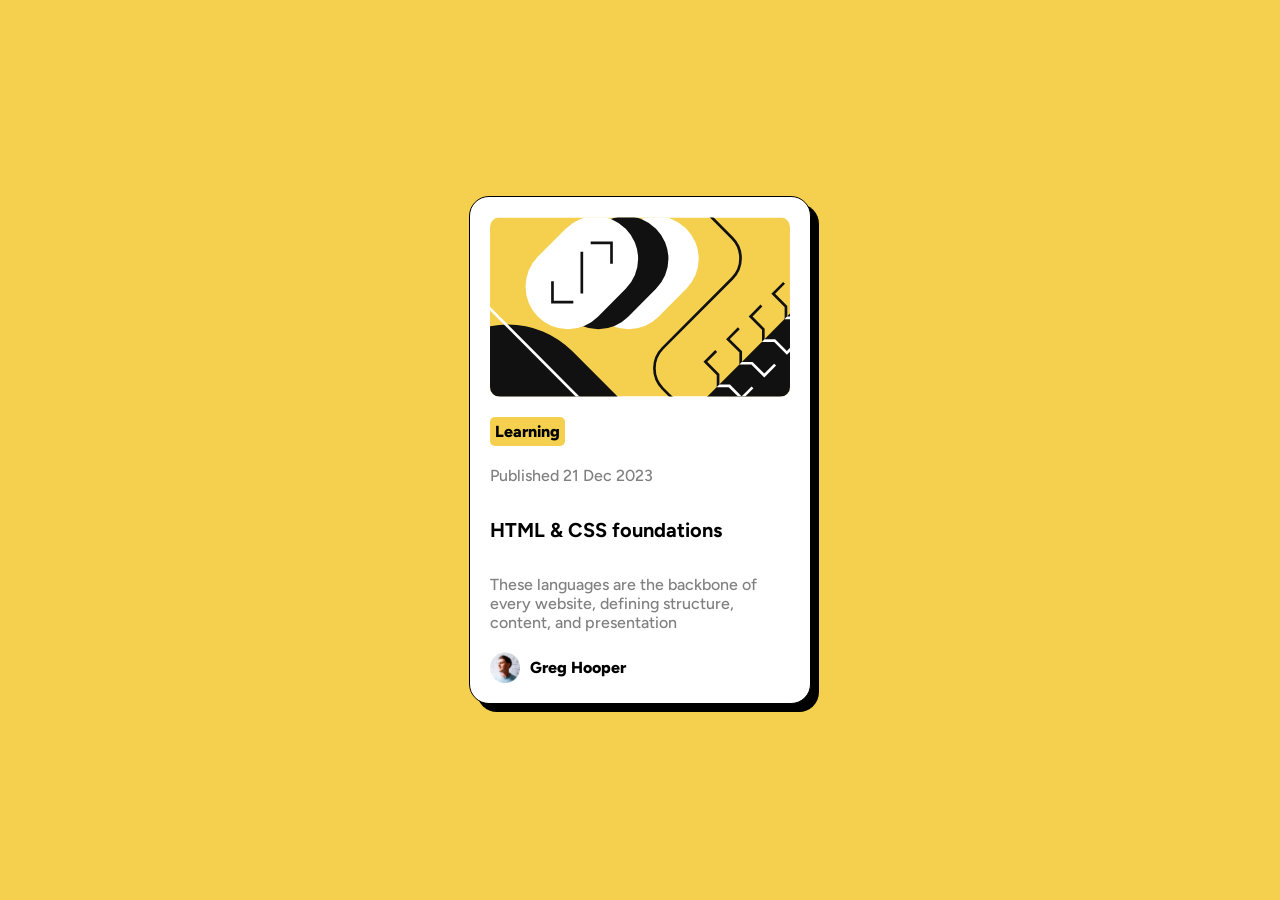
<file: blog-preview-card-main/blog-preview-card-main/index.html>
<!DOCTYPE html>
<html lang="en">
<head>
  <meta charset="UTF-8">
  <meta name="viewport" content="width=device-width, initial-scale=1.0">
  <link rel="icon" type="image/png" sizes="32x32" href="./assets/images/favicon-32x32.png">
  
  <link rel="preconnect" href="https://fonts.googleapis.com">
  <link rel="preconnect" href="https://fonts.gstatic.com" crossorigin>
  <link href="https://fonts.googleapis.com/css2?family=Figtree:ital,wght@0,300..900;1,300..900&display=swap" rel="stylesheet">

  <title>Blog Preview Card</title>
  <link rel="stylesheet" href="./style.css">
</head>
<body>
  <main class="card">
    <img class="image" src="./assets/images/illustration-article.svg" alt="Blog post illustration">
    <span class="tag">Learning</span>
    <p class="pub-date">Published 21 Dec 2023</p>
    <h1>HTML & CSS foundations</h1>
    <p>These languages are the backbone of every website, defining structure, content, and presentation</p>
    <div class="avatar">
      <img src="./assets/images/image-avatar.webp" alt="Greg Hooper avatar">
      <p>Greg Hooper</p>
    </div>
  </main>
</body>
</html>
</file>
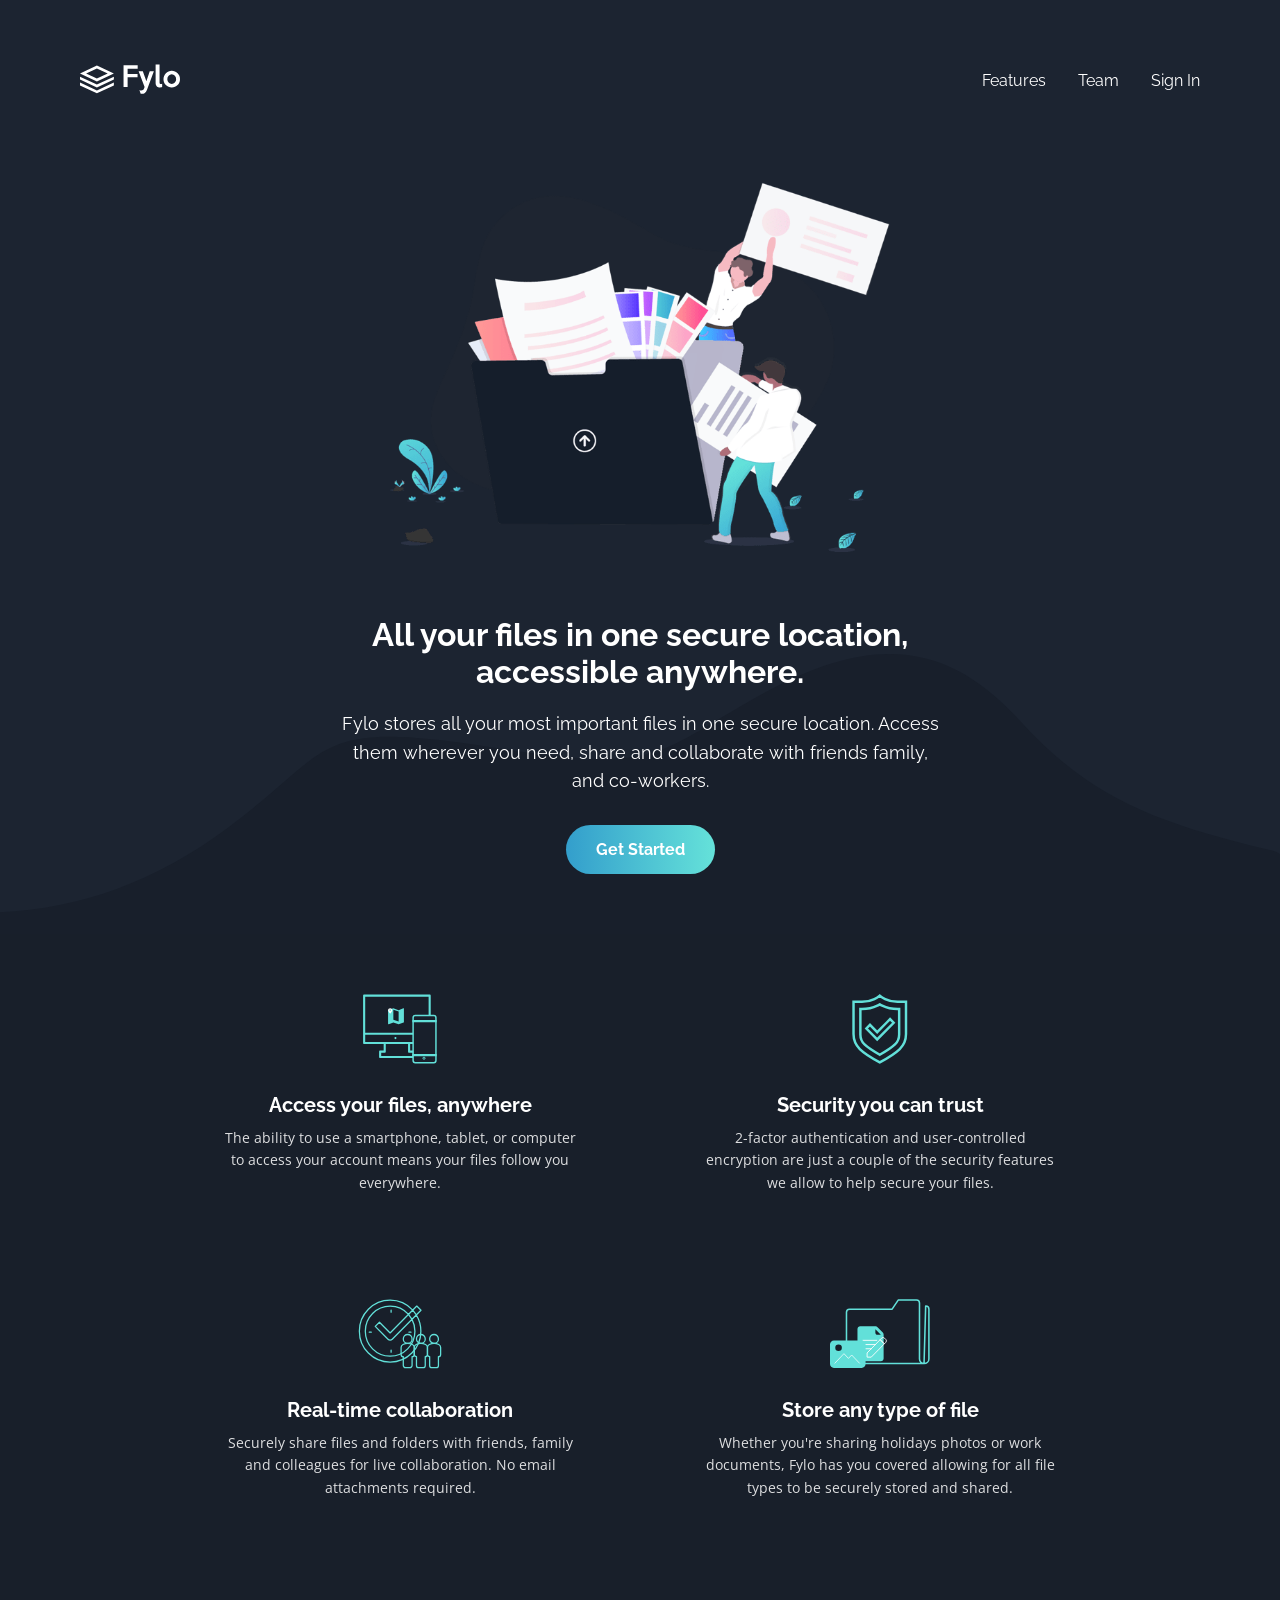
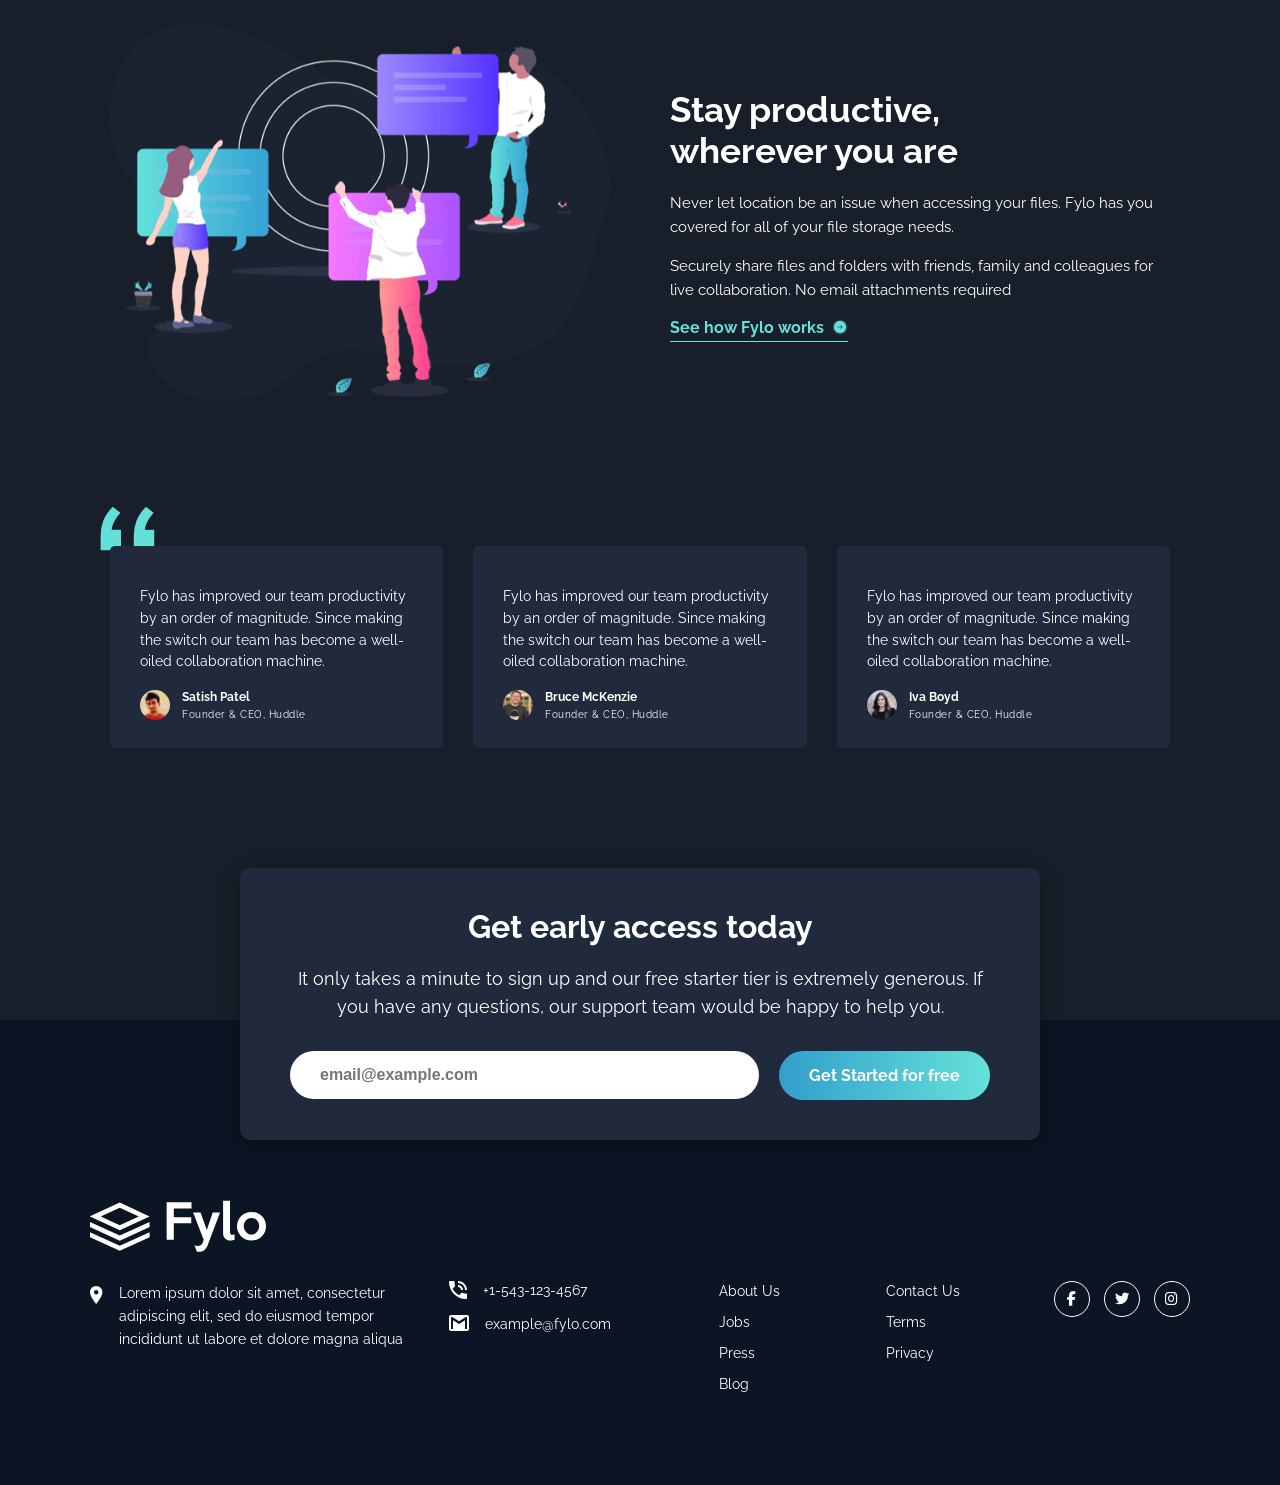
<file: fylo-dark-theme-landing-page-master/fylo-dark-theme-landing-page-master/index.html>
<!DOCTYPE html>
<html lang="en">

<head>
  <meta charset="UTF-8">
  <meta name="viewport" content="width=device-width, initial-scale=1.0">

  <link rel="icon" type="image/png" sizes="32x32" href="./images/favicon-32x32.png">

  <link rel="preconnect" href="https://fonts.googleapis.com">
  <link rel="preconnect" href="https://fonts.gstatic.com" crossorigin>
  <link href="https://fonts.googleapis.com/css2?family=Open+Sans:wght@400;700&family=Raleway:wght@400;700&display=swap" rel="stylesheet">
  <link rel="stylesheet" href="https://cdnjs.cloudflare.com/ajax/libs/font-awesome/6.5.1/css/all.min.css">

  <title>Fylo | Secure Cloud Storage Landing Page</title>

  <link rel="stylesheet" href="./style.css">

</head>

<body>
  <header>
    <div class="logo">
      <img src="./images/logo.svg" alt="logo">
    </div>
    <nav>
      <ul>
        <li><a href="#">Features</a></li>
        <li><a href="#">Team</a></li>
        <li><a href="#">Sign In</a></li>
      </ul>
    </nav>
  </header>

  <main>
    <section class="hero">
      <div class="hero-img">
        <img src="./images/illustration-intro.png" alt="hero">
      </div>
      <div class="hero-content">
        <h1>All your files in one secure location, accessible anywhere.</h1>
        <p>Fylo stores all your most important files in one secure location. Access them wherever
          you need, share and collaborate with friends family, and co-workers.</p>
        <button type="button" class="btn-get-started">
          Get Started
        </button>
      </div>
    </section>

    <section class="features">
      <!-- Card 1 -->
      <div class="feature">
        <img src="./images/icon-access-anywhere.svg" alt="access-anywhere">
        <h2>Access your files, anywhere</h2>
        <p>The ability to use a smartphone, tablet, or computer to access your account means your files follow you everywhere.</p>
      </div>

      <!-- Card 2 -->
      <div class="feature">
        <img src="./images/icon-security.svg" alt="security">
        <h2>Security you can trust</h2>
        <p>2-factor authentication and user-controlled encryption are just a couple of the security features we allow to help secure your files.</p>
      </div>

      <!-- Card 3 -->
      <div class="feature">
        <img src="./images/icon-collaboration.svg" alt="collaboration">
        <h2>Real-time collaboration</h2>
        <p>Securely share files and folders with friends, family and colleagues for live collaboration. No email attachments required.</p>
      </div>

      <!-- Card 4 -->
      <div class="feature">
        <img src="./images/icon-any-file.svg" alt="file-preview">
        <h2>Store any type of file</h2>
        <p>Whether you're sharing holidays photos or work documents, Fylo has you covered allowing for all file types to be securely stored and shared.</p>
      </div>
    </section>


    <section class="productive">
      <div class="productive-img">
        <img src="./images/illustration-stay-productive.png" alt="productive">
      </div>
      <div class="productive-content">
        <h2>Stay productive, wherever you are</h2>
        <p>Never let location be an issue when accessing your files. Fylo has you covered for all of your file storage needs.</p>
        <p>Securely share files and folders with friends, family and colleagues for live collaboration. No email attachments required</p>
        <a href="#">See how Fylo works <img src="./images/icon-arrow.svg" alt="arrow"></a>
      </div>
    </section>

    <section class="testimonials">
      <div class="testimonial">
        <p>Fylo has improved our team productivity by an order of magnitude. Since making the switch our team has become a well-oiled collaboration machine.
  </p>
        <div class="testimonial-author">
          <img src="./images/profile-1.jpg" alt="satish-patel">
          <div class="testimonial-author-content">
            <h3>Satish Patel</h3>
            <p>Founder & CEO, Huddle </p>
          </div>
        </div>
      </div>

      <div class="testimonial">
        <p>Fylo has improved our team productivity by an order of magnitude. Since making the switch our team has become a well-oiled collaboration machine.
  </p>
        <div class="testimonial-author">
          <img src="./images/profile-2.jpg" alt="bruce-mckenzie">
          <div class="testimonial-author-content">
            <h3>Bruce McKenzie</h3>
            <p>Founder & CEO, Huddle </p>
          </div>
        </div>
      </div>

      <div class="testimonial">
        <p>Fylo has improved our team productivity by an order of magnitude. Since making the switch our team has become a well-oiled collaboration machine.
  </p>
        <div class="testimonial-author">
          <img src="./images/profile-3.jpg" alt="Iva-Boyd">
          <div class="testimonial-author-content">
            <h3>Iva Boyd</h3>
            <p>Founder & CEO, Huddle </p>
          </div>
        </div>
      </div>
    </section>

    <section class="cta">
      <div class="cta-content">
        <h2>Get early access today</h2>
        <p>It only takes a minute to sign up and our free starter tier is extremely generous. If you have any questions, our support team would be happy to help you.
  </p>
        <form action="">
          <input type="email" placeholder="email@example.com" aria-label="Your email address" required>
          <button type="submit">Get Started for free</button>
        </form>
      </div>
    </section>
  </main>

  <footer>
    <div class="footer-container">
      <div class="footer-logo">
        <img src="./images/logo.svg" alt="Fylo logo">
      </div>

      <div class="footer-grid">
        <!-- 1. Location -->
        <div class="footer-col location">
          <img src="./images/icon-location.svg" alt="location">
          <p>Lorem ipsum dolor sit amet, consectetur adipiscing elit, sed do eiusmod tempor incididunt ut labore et dolore magna aliqua</p>
        </div>

        <!-- 2. Phone & Email -->
        <div class="footer-col contact">
          <div class="contact-item">
            <img src="./images/icon-phone.svg" alt="phone">
            <span>+1-543-123-4567</span>
          </div>
          <div class="contact-item">
            <img src="./images/icon-email.svg" alt="email">
            <span>example@fylo.com</span>
          </div>
        </div>

        <!-- 3. Navigation 1 -->
        <ul class="footer-col footer-links">
          <li><a href="#">About Us</a></li>
          <li><a href="#">Jobs</a></li>
          <li><a href="#">Press</a></li>
          <li><a href="#">Blog</a></li>
        </ul>

        <!-- 4. Navigation 2 -->
        <ul class="footer-col footer-links">
          <li><a href="#">Contact Us</a></li>
          <li><a href="#">Terms</a></li>
          <li><a href="#">Privacy</a></li>
        </ul>

        <!-- 5. Social Icons -->
        <div class="footer-col footer-socials">
          <a href="#" aria-label="Facebook"><i class="fa-brands fa-facebook-f"></i></a>
          <a href="#" aria-label="Twitter"><i class="fa-brands fa-twitter"></i></a>
          <a href="#" aria-label="Instagram"><i class="fa-brands fa-instagram"></i></a>
        </div>
      </div>
    </div>
  </footer>

</body>

</html>
</file>
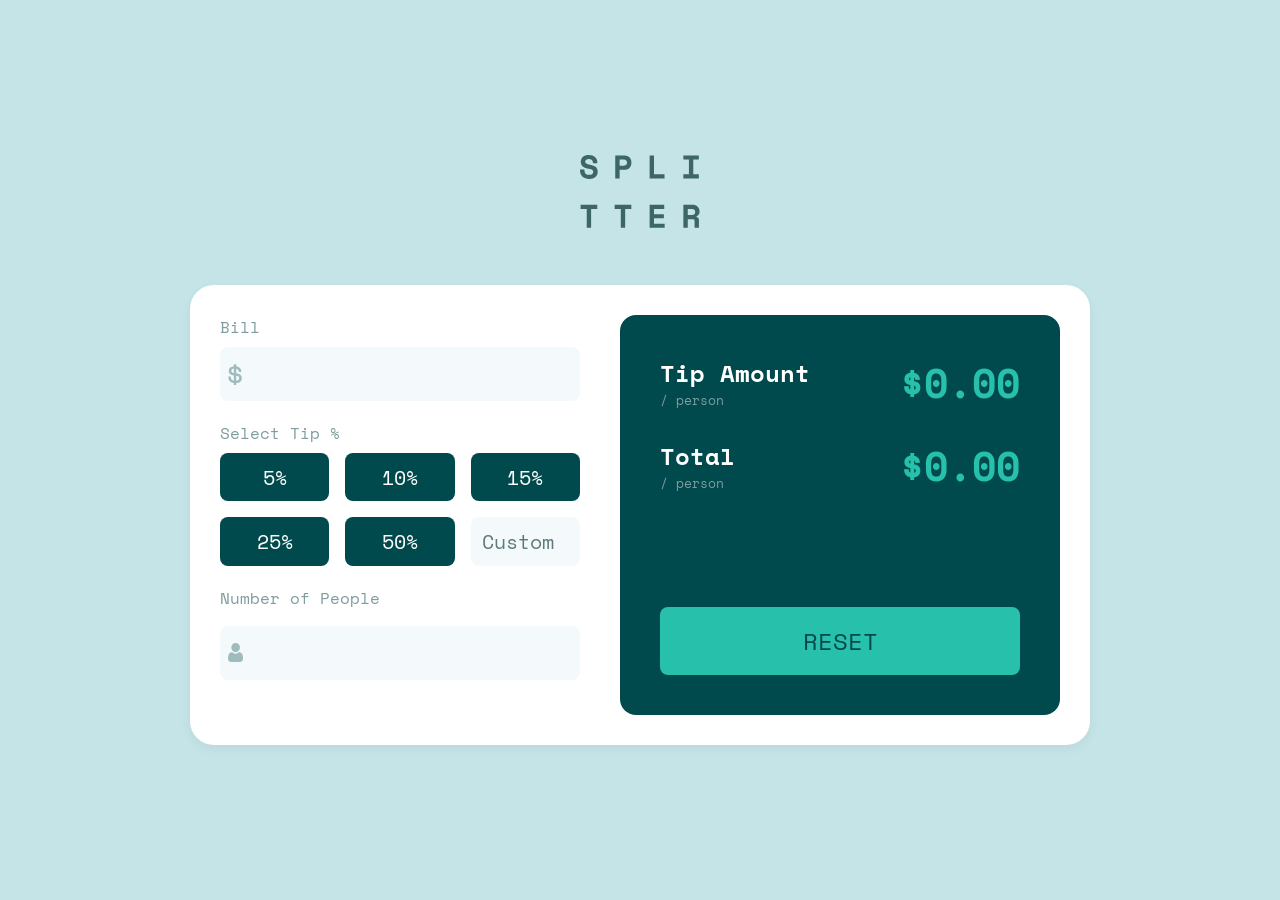
<file: tip-calculator-app-main/tip-calculator-app-main/index.html>
<!DOCTYPE html>
<html lang="en">
<head>
  <meta charset="UTF-8">
  <meta name="viewport" content="width=device-width, initial-scale=1.0">

  <link rel="icon" type="image/png" sizes="32x32" href="./images/favicon-32x32.png">
  
  <title>Splitter | Tip Calculator App</title>

  <link rel="stylesheet" href="./style.css">
  <script src="./script.js" defer></script>
</head>
<body>
  <header>
    <div class="logo">
      <img src="./images/logo.svg" alt="" >
    </div>
  </header>
  <main>
    <div class="container">
      <div class="tip-calculator">
        <div class="tip-calculator-left">
          <div class="bill">
            <label for="bill">Bill</label>
            <div class="bill-input">
              <img src="./images/icon-dollar.svg" alt="">
              <input type="number" id="bill">
            </div>
          </div>
          <div class="tip">
            <label for="tip">Select Tip %</label>
            <div class="tip-buttons">
              <button type="button" id="tip-5">5%</button>
              <button type="button" id="tip-10">10%</button>
              <button type="button" id="tip-15">15%</button>
              <button type="button" id="tip-25">25%</button>
              <button type="button" id="tip-50">50%</button>
              <input type="number" placeholder="Custom" id="tip-custom">
            </div>
          </div>
          <div class="people">
            <div class="people-header">
              <label for="people">Number of People</label>
              <span class="error-msg" id="people-error">Can't be zero</span>
            </div>
            <div class="people-input">
              <img src="./images/icon-person.svg" alt="">
              <input type="number" id="people">
            </div>  
          </div>
        </div>
        <div class="tip-calculator-right">
          <div class="output-container">
           <div class="tip-amount">
             <output>
               <div class="flex">
                 <h2>Tip Amount</h2>
                 <p id="person-1">/ person</p>
               </div>
               <p id="amount-1">$0.00</p>
             </output>
           </div>
           <div class="total">
             <output>
               <div class="flex">
                 <h2>Total</h2>
                 <p id="person-2">/ person</p> 
               </div>
               <p id="amount-2">$0.00</p>
             </output>
           </div>
          </div>
          <button type="button" id="reset">Reset</button>
        </div>
      </div>
    </div>
  </main>
</body>
</html>
</file>
<file: blog-preview-card-main/blog-preview-card-main/style.css>
:root{
    --primary-color:hsl(47, 88%, 63%);
    --secondary-color: #000000;
    --bg-color: #FFFFFF;
}

body{
    background-color: var(--primary-color);
    display: flex;
    align-items: center;
    justify-content: center;
    min-height: 100vh;
    margin: 0;
}

.card{
    background-color: var(--bg-color);
    width: 300px;
    border: solid 1px black;
    border-radius: 20px;
    box-shadow: 8px 8px 0px 0px black; 
    padding: 20px;
    font-family: 'Figtree', sans-serif;
    font-size: 16px;
    display: flex;
    flex-direction: column;
    gap: 20px;
}

.image{
    width: 100%;
    border-radius: 10px;
}

.tag{
    background-color: var(--primary-color);
    padding: 5px;
    border-radius: 5px;
    font-weight: 800;
    width:fit-content;
}

.pub-date{
    font-size: 14px;
}

.card h1{
    font-size: 20px;
    cursor: pointer;
}

.card h1:hover{
    color: var(--primary-color);
}

.card p{
    font-size: 16px;
    color: grey;
    margin: 0;
    padding: 0;
    font-weight: 500;
}

.avatar{
    display: flex;
    align-items: center;
    gap: 10px;
    font-weight: 800;
    font-size: 14px;
}

.avatar img{
    width: 30px;
}

.avatar p{
    font-weight: 800;
    color: black;
    font-size: 16px;
    cursor: pointer;    
}
</file>
<file: fylo-dark-theme-landing-page-master/fylo-dark-theme-landing-page-master/style.css>
:root {
  --bg-main: hsl(218, 28%, 13%);
  --bg-intro: hsl(217, 28%, 15%);
  --bg-testimonials: hsl(219, 30%, 18%);
  --bg-footer: hsl(216, 53%, 9%);

  --accent-teal: hsl(176, 68%, 64%);
  --accent-cyan: hsl(198, 60%, 50%);

  --white: hsl(0, 0%, 100%);
}

* {
  margin: 0;
  padding: 0;
  box-sizing: border-box;
}

body {
  font-family: 'Raleway', sans-serif;
  background-color: var(--bg-main);
  color: var(--white);
}


header {
  padding: 4rem 5rem;
  background-color: var(--bg-intro);
  display: flex;
  justify-content: space-between;
  align-items: center;
}

.logo img {
  width: 100px;
  height: 100%;
}

nav ul {
  list-style: none;
  display: flex;
  gap: 2rem;
}

nav a {
  text-decoration: none;
  color: var(--white);
  font-size: 1rem;
  font-family: 'Raleway', sans-serif;
}

nav a:hover {
  color: var(--accent-teal);
}

.hero {
  display: flex;
  justify-content: center;
  align-items: center;
  flex-direction: column;
  padding: 20px 50px;
  text-align: center;
  width:100%;
  background-color: var(--bg-intro);
  background-image: url('./images/bg-curvy-desktop.svg');
  background-repeat: no-repeat;
  background-position: bottom center;
  background-size: 100% 280px;
  padding-bottom: 40px;
}

.hero-img {
  max-width: 500px;
  width: 90%;
  margin: 0 auto 40px auto;
}

.hero-img img {
  width: 100%;
  height: 100%;
}

.hero-content {
  display: flex;
  justify-content: center;
  align-items: center;
  flex-direction: column;
  margin:0 auto;    
  padding: 20px 50px;
  text-align: center;
  max-width: 700px;
}

.hero-content h1 {
  font-size: 2rem;
  font-weight: bold;
  margin-bottom: 20px;
  max-width: 100%;
}

.hero-content p{
    font-size: 1.1rem;
    line-height: 1.6;
    font-weight: 400;
    margin-bottom: 30px;
    max-width: 100%;
}

.btn-get-started{
    background: linear-gradient(to right,var(--accent-cyan),var(--accent-teal));
    color: var(--white);
    font-family: 'Raleway', sans-serif;
    border: none;
    padding: 15px 30px;
    border-radius: 50px;
    font-size: 1rem;
    font-weight: bold;
    cursor: pointer;
}

.features{
    max-width: 900px;
    margin: 60px auto;
    padding: 0 20px;
    display: grid;
    grid-template-columns: 1fr 1fr;
    gap: 80px 100px;
    text-align: center;
}

.feature{
    margin-bottom: 25px;
    font-family: 'Raleway', sans-serif;
}

.feature img {
  height: 70px;
  object-fit: contain;
  margin-bottom: 25px;
}

.feature h2,
.feature h3 {
  font-family: 'Raleway', sans-serif;
  font-size: 1.25rem;
  font-weight: 700;
  margin-bottom: 10px;
}

.feature p {
  font-family: 'Open Sans', sans-serif;
  font-size: 0.875rem;
  line-height: 1.6;
  max-width: 360px;
  margin: 0 auto;    
  opacity: 0.85;     
}

.productive {
  max-width: 1100px;
  margin: 100px auto;
  padding: 0 20px;
  display: flex;
  align-items: center;
  justify-content: center;
  gap: 60px;
}

.productive-img img {
  width: 100%;
  height: auto;
  max-width: 500px;
  margin: 0 auto;
}

.productive-content{
  width: 100%;
  max-width: 500px;
}

.productive-content h2{
    font-family: 'Raleway', sans-serif;
    font-size: 2.2rem;
    margin-bottom: 20px;
    max-width:400px;
}

.productive-content p{
    font-size: 0.95rem;
    line-height: 1.6;
    font-weight: 400;
    margin-bottom: 15px;
    max-width: 100%;
}

.productive-content a{
    text-decoration: none;
    color: var(--accent-teal);
    font-weight: 700;
    display: inline-flex;
    gap: 8px;
    align-items: center;
    border-bottom: 1px solid var(--accent-teal);
    padding-bottom: 4px;
}

.productive-content a:hover{
    color: var(--accent-cyan);   
    border-color: var(--white);
}

.testimonials {
  max-width: 1100px;
  margin: 100px auto 80px auto;
  padding: 40px 20px 0 20px;
  display: grid;
  grid-template-columns: repeat(3, 1fr);
  gap: 30px;
  background-image: url('./images/bg-quotes.png');
  background-repeat: no-repeat;
  background-position: top 0 left 10px;
}


.testimonial {
  background-color: var(--bg-testimonials);
  padding: 40px 30px 25px 30px;
  border-radius: 5px;
  font-size: 0.85rem;
  line-height: 1.6;
  margin-bottom: 20px;
}

.testimonial-author {
  display: flex;
  align-items: center;
  gap: 12px;
  margin-top: 15px;
}

.testimonial-author img{
  width: 30px;
  height: 30px;
  border-radius: 50%;
}

.testimonial-author h3,
.testimonial-author h4{
  font-size: 0.75rem;
  font-weight: 700;
  font-family: 'Raleway', sans-serif;
}

.testimonial-author p{
  font-size: 0.6rem;
  color: var(--white);
  letter-spacing: 0.5px;
}

.cta{
  max-width: 800px;
  background-color: var(--bg-testimonials);
  text-align: center;
  margin: 100px auto;
  padding: 40px 50px;
  display: flex;
  align-items: center;
  justify-content: center;
  flex-direction: column;
  border-radius: 10px;
  position: relative;
  margin-bottom: -120px;
  z-index: 10;
  box-shadow: 0 5px 20px rgba(0, 0, 0, 0.4);
}

.cta h2{
  font-size: 2rem;
  font-weight: bold;
  margin-bottom: 20px;
  text-align: center;
}

.cta p{
  font-family: 'Raleway', sans-serif;
  font-size: 1.1rem;
  line-height: 1.6;
  font-weight: 400;
  margin-bottom: 30px;
  text-align: center;
}

.cta form{
  display: flex;
  align-items: center;
  gap: 20px;
  width:100%;
}

.cta form input{
  padding: 15px 30px;
  border: none;
  border-radius: 50px;
  font-size: 1rem;
  font-weight: bold;
  cursor: text;
  flex:1;
  outline:none;
}

.cta form button{
    background: linear-gradient(to right,var(--accent-cyan),var(--accent-teal));
    color: var(--white);
    font-family: 'Raleway', sans-serif;
    border: none;
    padding: 15px 30px;
    border-radius: 50px;
    font-size: 1rem;
    font-weight: bold;
    cursor: pointer;
    white-space: nowrap;
}

.cta form button:hover,
.btn-get-started:hover {
  background: var(--accent-cyan);
}

footer{
  background-color: var(--bg-footer);
  color: var(--white);
  padding: 180px 20px 80px 20px;
}

.footer-container{
    max-width: 1100px;
    margin: 0 auto;
}

.footer-grid{
    display: grid;
    grid-template-columns: 2.5fr 1.8fr 1fr 1fr 1fr;
    gap: 40px;
}

.footer-logo{
    width:100px;
    height:100%;
    margin-bottom: 25px;
}

.location {
  display: flex;
  align-items: flex-start;
  gap: 16px;
  font-size: 0.9rem;
  line-height: 1.6;
}

.location img {
  margin-top: 5px;
}

.contact-item {
  display: flex;
  align-items: center;
  gap: 16px;
  margin-bottom: 16px;
  font-size: 0.9rem;
}

.footer-links {
  list-style: none;
}

.footer-links li {
  margin-bottom: 12px;
}

.footer-links a {
  text-decoration: none;
  color: var(--white);
  font-size: 0.9rem;
}

.footer-links a:hover {
  color: var(--accent-teal);
}

.footer-socials {
  display: flex;
  gap: 14px;
}

.footer-socials a {
  width: 36px;
  height: 36px;
  border: 1px solid var(--white);
  border-radius: 50%;
  display: flex;
  align-items: center;
  justify-content: center;
  color: var(--white);
  text-decoration: none;
  font-size: 0.9rem;
  transition: color 0.3s ease, border-color 0.3s ease;
}

.footer-socials a:hover {
  border-color: var(--accent-teal);
  color: var(--accent-teal);
}

@media (prefers-reduced-motion: reduce) {
  *,
  *::before,
  *::after {
    animation-duration: 0.01ms;
    animation-iteration-count: 1;
    transition-duration: 0.01ms;
    scroll-behavior: auto;
  }
}

@media (max-width: 48em){
  header{
    padding: 20px 24px;
  }
  .hero{
    padding: 20px 24px;
  }
  .features {
    grid-template-columns: 1fr;
    gap: 60px;
    padding: 0 20px;
  }

  .productive {
    flex-direction: column;
    gap: 40px;
    text-align: left;
  }

  .testimonials {
    grid-template-columns: 1fr;
    gap: 25px;
    padding: 20px;
    background-position: top -25px left 5px;
  }
  .cta {
    width: 90%;
    padding: 40px 20px;
  }

  .cta form {
    flex-direction: column;
  }

  .cta form input,
  .cta form button {
    width: 100%;
  }

  footer{
    padding-top: 240px;
  }

  .footer-grid {
    grid-template-columns: 1fr;
    gap: 35px;
  }

  .footer-socials {
    justify-content: center;
    margin-top: 10px;
  }
}
</file>
<file: tip-calculator-app-main/tip-calculator-app-main/style.css>
@import url('https://fonts.googleapis.com/css2?family=Space+Mono:wght@700&display=swap');

:root {
    --clr-primary-cyan: hsl(172, 67%, 45%);
    --clr-dark-cyan: hsl(183, 100%, 15%);
    --clr-gray-500: hsl(186, 14%, 43%);
    --clr-gray-400: hsl(184, 14%, 56%);
    --clr-gray-200: hsl(185, 41%, 84%);
    --clr-gray-50: hsl(189, 47%, 97%);
    --clr-white: hsl(0, 100%, 100%);
    --ff-primary: "Space Mono", monospace;
}

*,
*::before,
*::after {
    box-sizing: border-box;
}

body{
    background-color: var(--clr-gray-200);
    font-family: var(--ff-primary);
    font-size: 1rem;
    min-height: 100vh;
    display: flex;
    justify-content: center;
    align-items: center;
    flex-direction: column;
    margin:0;
}

.logo{
    text-align: center;
    margin-bottom: 50px;
}

.logo img{
    width: 120px;
}

.container {
    max-width: 900px;
    display: flex;
    justify-content: center;
    align-items: center;
    margin: auto;
    border-radius: 1.5rem;
    background-color: var(--clr-white);
    box-shadow: 0px 4px 12px 0px rgba(0, 0, 0, 0.05);
    padding: 30px;
}   

.tip-calculator {
    display: flex;
    justify-content: space-between;
    align-items: center;
    gap: 2.5rem;
    width: 100%;
    height: 100%;
    align-items: stretch;
}

.tip-calculator-left {
    display: flex;
    flex-direction: column;
    justify-content: space-between; 
    width: 100%;
    height: 100%;
    flex: 1;
}

.bill,
.tip,
.people{
    margin-bottom: 1.25rem;
}

.people{
    margin-bottom: 0;
}

.people-header {
    display: flex;
    justify-content: space-between;
    align-items: center;
    margin-bottom: 0.5rem;
}

.error-msg {
    color: hsl(14, 84%, 56%);
    font-size: 0.85rem;
    display: none;
}

.people-input.error {
    outline: 2px solid hsl(14, 84%, 56%);
}

.bill label,
.tip label,
.people label{
    display: block;
    margin-bottom: 0.5rem;
    color: var(--clr-gray-400);
}

.bill-input,
.people-input {
    display: flex;
    align-items: center;
    background-color: var(--clr-gray-50);
    border-radius: 0.5rem;
    padding: 0.5rem;
}

.bill-input img,
.people-input img {
    width: 1rem;
    margin-right: 0.5rem;
}

.bill-input input,
.people-input input {
    width: 100%;
    border: none;
    background-color: transparent;
    font-family: var(--ff-primary);
    font-size: 1.5rem;
    color: var(--clr-primary-cyan);
    text-align: right;
    outline: none;
}

.tip{
    display: flex;
    flex-direction: column;
}

.tip-buttons{
    display: grid;
    grid-template-columns: repeat(3,minmax(0,1fr));
    gap: 1rem;
}

.tip-buttons button{
    border: none;
    border-radius: 0.5rem;
    padding: 0.6rem 1rem;
    font-family: var(--ff-primary);
    font-size: 1.25rem;
    background-color: var(--clr-dark-cyan);
    color: var(--clr-white);
    cursor: pointer;
}

.tip-buttons button:hover,
.tip-buttons button.active {
    background-color: hsl(173, 61%, 77%);
    color: var(--clr-dark-cyan);
}

.tip-buttons input{
    background-color: var(--clr-gray-50);
    border: none;
    border-radius: 0.5rem;
    padding: 0.6rem 0.5rem;
    font-family: var(--ff-primary);
    font-size: 1.25rem;
    color: var(--clr-dark-cyan);
    text-align: center;
    width:100%
}

.tip-buttons input::placeholder {
    color: var(--clr-gray-500);
}

.tip-calculator-right {
    display: flex;
    flex-direction: column;
    justify-content: space-between;
    width: 100%;
    height: 100%;
    background-color: var(--clr-dark-cyan);
    border-radius: 1rem;
    padding: 2.5rem;
    flex: 1;
    min-height: 400px;
}

.tip-amount,
.total{
    background-color: var(--clr-dark-cyan);
    color: var(--clr-gray-400);
    border-radius: 0.5rem;
    display: flex;
    flex-direction: column;
    justify-content: space-between;
    align-items: center;
    width: 100%;
}

.output-container{
    display: flex;
    flex-direction: column;
    gap:1.75rem;
    width: 100%;
}

output{
    display: flex;
    flex-direction: row;
    justify-content: space-between;
    align-items: center;
    width: 100%;
}

.flex{
    text-align: left;
}

.flex #person-1,
.flex #person-2{
    color: var(--clr-gray-400);
    font-size: 0.8rem;
}

#amount-1,
#amount-2{
    color: var(--clr-primary-cyan);
    font-size: 2.5rem;
    font-weight: 700;
    margin:0;
    line-height: 1;
}

.flex h2{
    color: var(--clr-white);
    margin: 0;
}

.flex p{
    color: var(--clr-gray-400);
    margin: 0;
}

#tip-custom{
    outline:none;
}

#reset{
    background-color: var(--clr-primary-cyan);
    color: var(--clr-dark-cyan);
    border: none;
    border-radius: 0.5rem;
    padding: 1rem;
    font-family: var(--ff-primary);
    font-size: 1.5rem;
    cursor: pointer;
    width:100%;
    text-transform: uppercase;
    margin-top:auto;
}

#reset:hover{
    background-color: hsl(173, 61%, 77%);
}

@media (max-width: 768px) {
    body {
        justify-content: flex-start;
        padding-top: 2.5rem;
    }

    .container {
        padding: 2rem 1.5rem;
        border-radius: 1.5rem 1.5rem 0 0;
        width: 100%;
        max-width: 100%;
    }

    .tip-calculator {
        flex-direction: column;
        gap: 2rem;
    }

    .tip-buttons {
        grid-template-columns: repeat(2, minmax(0, 1fr));
    }
    .tip-calculator-right {
        min-height: auto;
        padding: 2rem 1.5rem;
        gap: 2rem;
    }

    #amount-1,
    #amount-2 {
        font-size: 2rem;
    }
}
</file>
